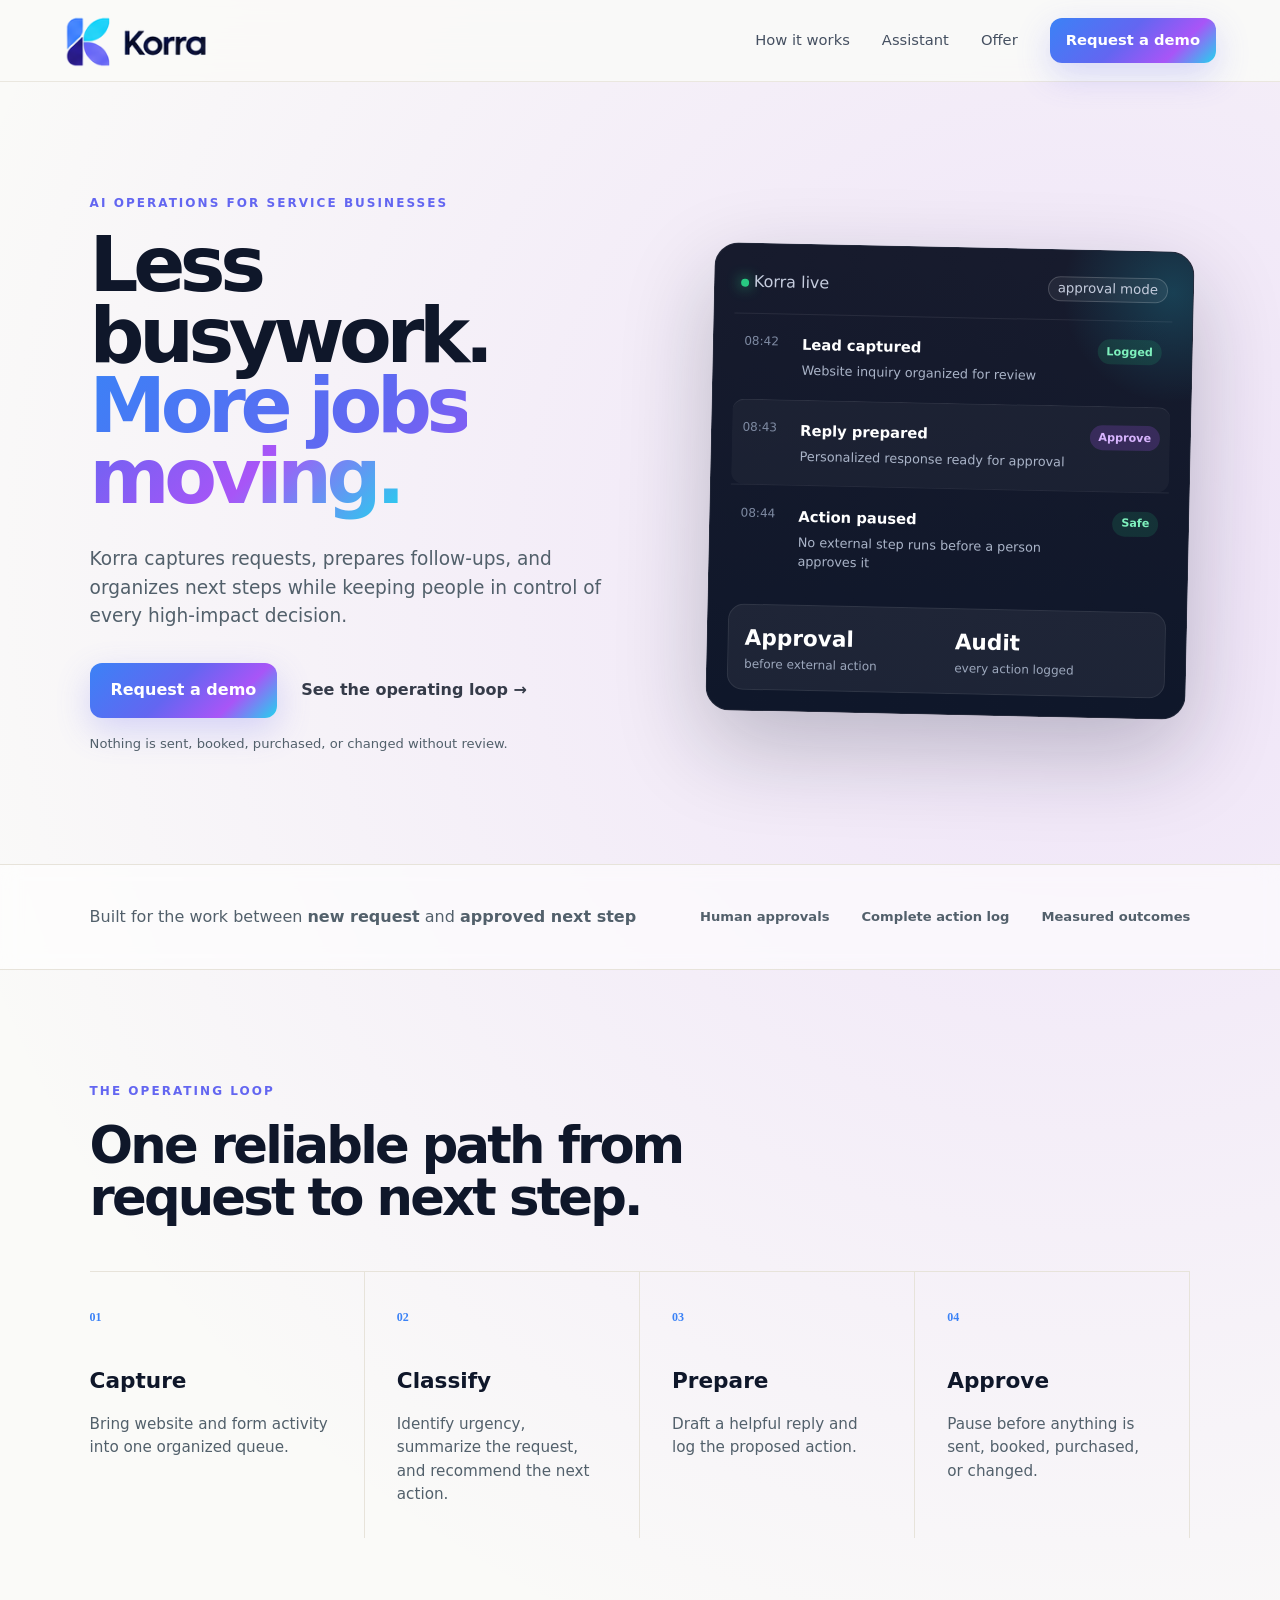
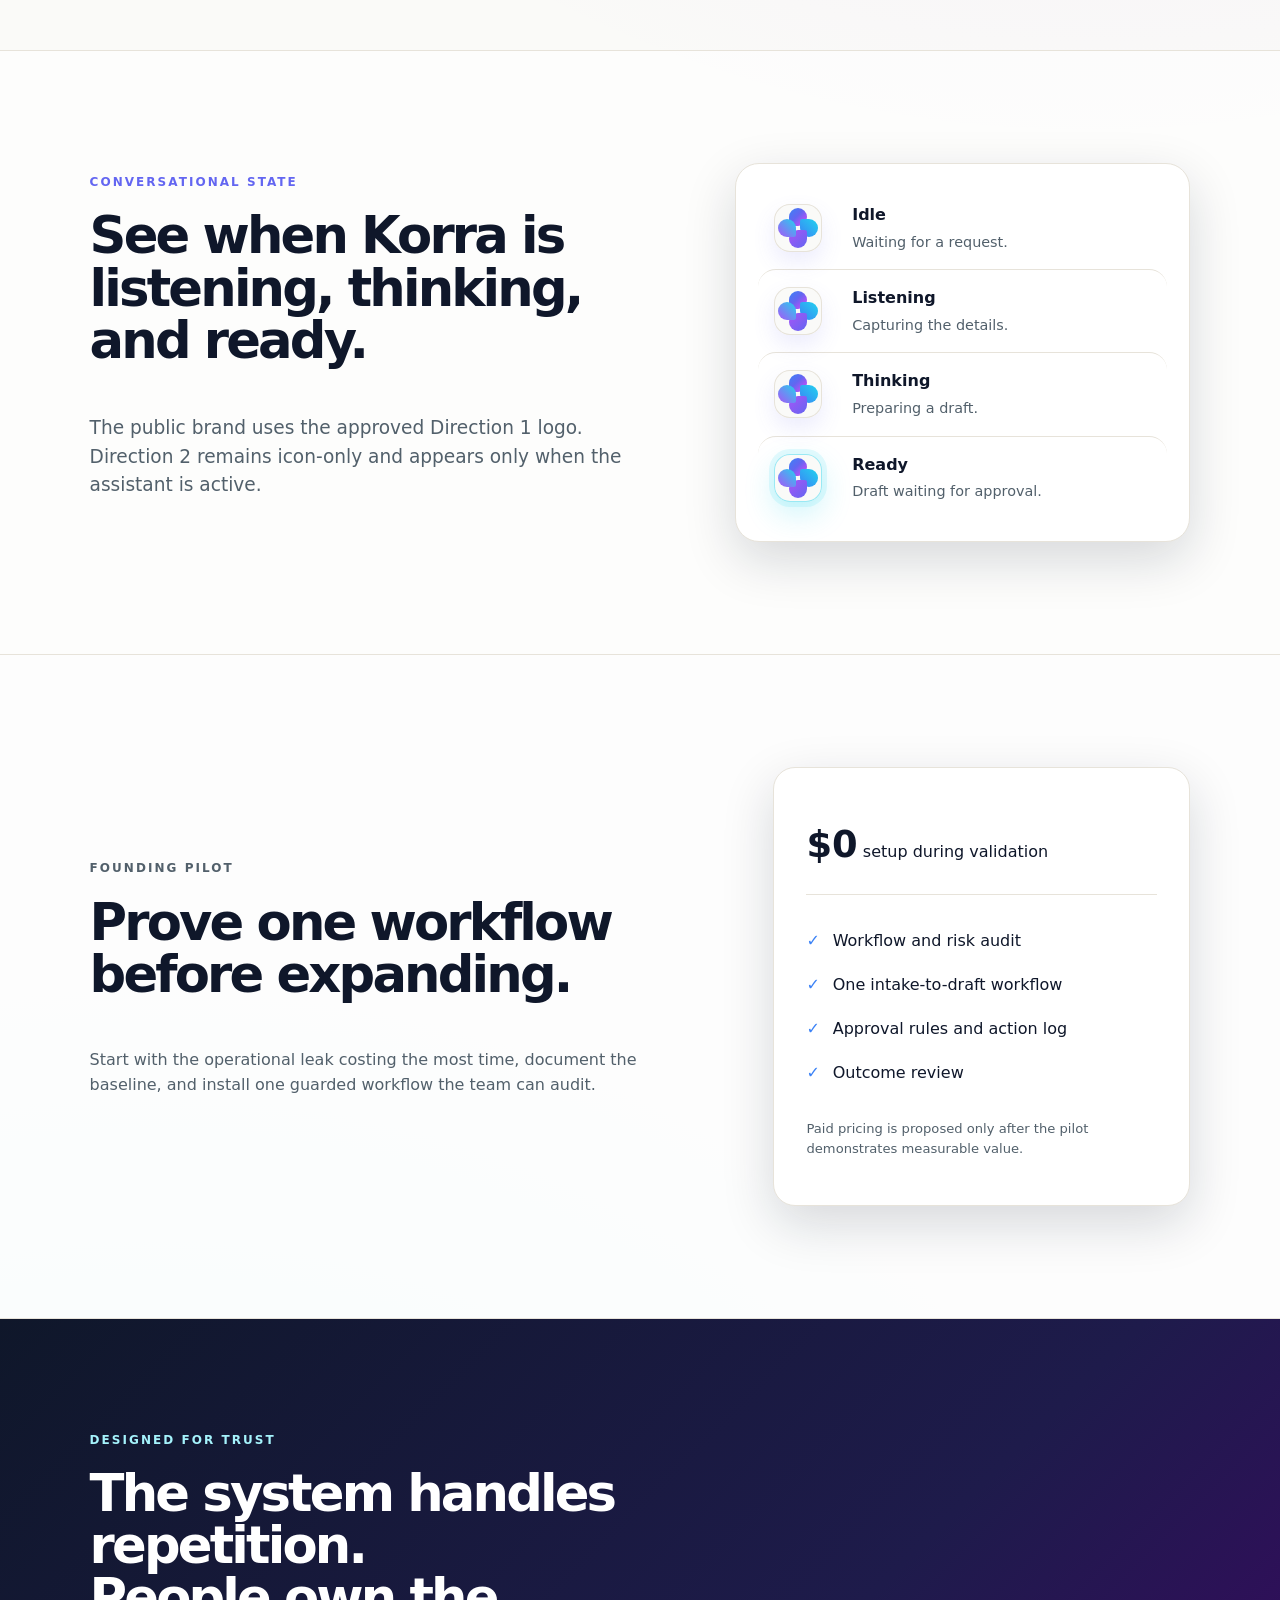
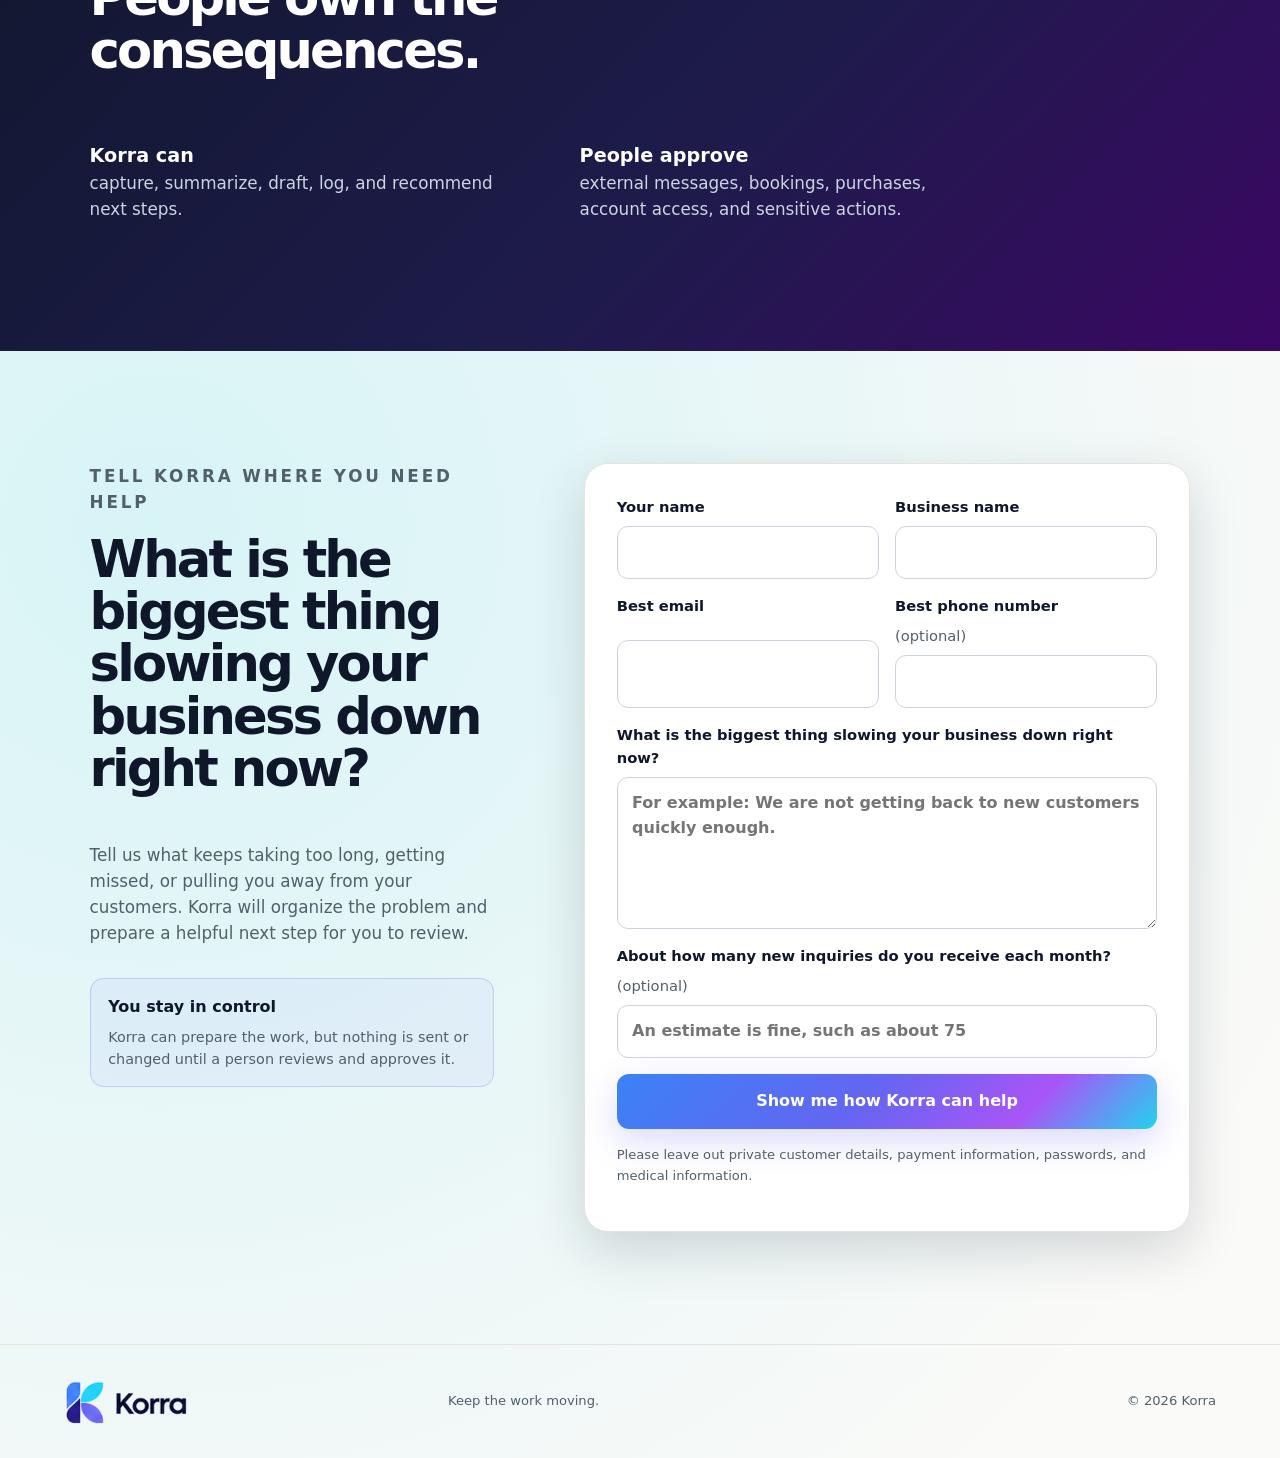
<file: index.html>
<!doctype html>
<html lang="en">
<head>
  <meta charset="utf-8">
  <meta name="viewport" content="width=device-width, initial-scale=1">
  <meta name="description" content="Korra captures service-business requests, prepares replies, and keeps every consequential action approval-gated.">
  <title>Korra — Approval-gated AI operations</title>
  <link rel="stylesheet" href="styles.css">
  <script src="script.js" defer></script>
</head>
<body>
  <header class="nav">
    <a class="brand" href="#top" aria-label="Korra home">
      <img src="assets/korra-direction-1.svg" alt="Korra" width="166" height="64">
    </a>
    <nav aria-label="Primary navigation">
      <a href="#system">How it works</a>
      <a href="#assistant">Assistant</a>
      <a href="#offer">Offer</a>
      <a class="button small" href="#contact">Request a demo</a>
    </nav>
  </header>

  <main id="top">
    <section class="hero">
      <div>
        <p class="eyebrow">AI operations for service businesses</p>
        <h1>Less busywork.<br><span>More jobs moving.</span></h1>
        <p class="lede">Korra captures requests, prepares follow-ups, and organizes next steps while keeping people in control of every high-impact decision.</p>
        <div class="actions">
          <a class="button" href="#contact">Request a demo</a>
          <a class="text-link" href="#system">See the operating loop &rarr;</a>
        </div>
        <p class="micro">Nothing is sent, booked, purchased, or changed without review.</p>
      </div>

      <div class="console" aria-label="Example Korra activity">
        <div class="console-head"><span><i></i> Korra live</span><small>approval mode</small></div>
        <div class="event"><time>08:42</time><div><b>Lead captured</b><p>Website inquiry organized for review</p></div><span class="status done">Logged</span></div>
        <div class="event active"><time>08:43</time><div><b>Reply prepared</b><p>Personalized response ready for approval</p></div><span class="status wait">Approve</span></div>
        <div class="event"><time>08:44</time><div><b>Action paused</b><p>No external step runs before a person approves it</p></div><span class="status done">Safe</span></div>
        <div class="metric"><div><strong>Approval</strong><span>before external action</span></div><div><strong>Audit</strong><span>every action logged</span></div></div>
      </div>
    </section>

    <section class="proof" aria-label="Korra principles">
      <p>Built for the work between <b>new request</b> and <b>approved next step</b></p>
      <div><span>Human approvals</span><span>Complete action log</span><span>Measured outcomes</span></div>
    </section>

    <section id="system" class="section system">
      <p class="eyebrow">The operating loop</p>
      <h2>One reliable path from request to next step.</h2>
      <div class="steps">
        <article><span>01</span><h3>Capture</h3><p>Bring website and form activity into one organized queue.</p></article>
        <article><span>02</span><h3>Classify</h3><p>Identify urgency, summarize the request, and recommend the next action.</p></article>
        <article><span>03</span><h3>Prepare</h3><p>Draft a helpful reply and log the proposed action.</p></article>
        <article><span>04</span><h3>Approve</h3><p>Pause before anything is sent, booked, purchased, or changed.</p></article>
      </div>
    </section>

    <section id="assistant" class="section assistant-section">
      <div>
        <p class="eyebrow">Conversational state</p>
        <h2>See when Korra is listening, thinking, and ready.</h2>
        <p class="lede">The public brand uses the approved Direction 1 logo. Direction 2 remains icon-only and appears only when the assistant is active.</p>
      </div>
      <div class="assistant-card" aria-label="Korra assistant states">
        <div class="assistant-row"><span class="assistant-orb idle" aria-hidden="true"><span></span><span></span><span></span><span></span></span><div><b>Idle</b><p>Waiting for a request.</p></div></div>
        <div class="assistant-row"><span class="assistant-orb listening" aria-hidden="true"><span></span><span></span><span></span><span></span></span><div><b>Listening</b><p>Capturing the details.</p></div></div>
        <div class="assistant-row"><span class="assistant-orb thinking" aria-hidden="true"><span></span><span></span><span></span><span></span></span><div><b>Thinking</b><p>Preparing a draft.</p></div></div>
        <div class="assistant-row"><span class="assistant-orb ready" aria-hidden="true"><span></span><span></span><span></span><span></span></span><div><b>Ready</b><p>Draft waiting for approval.</p></div></div>
      </div>
    </section>

    <section id="offer" class="section offer">
      <div><p class="eyebrow">Founding pilot</p><h2>Prove one workflow before expanding.</h2><p>Start with the operational leak costing the most time, document the baseline, and install one guarded workflow the team can audit.</p></div>
      <div class="card"><p class="price"><strong>$0</strong> setup during validation</p><ul><li>Workflow and risk audit</li><li>One intake-to-draft workflow</li><li>Approval rules and action log</li><li>Outcome review</li></ul><p class="fine">Paid pricing is proposed only after the pilot demonstrates measurable value.</p></div>
    </section>

    <section class="section boundary">
      <p class="eyebrow">Designed for trust</p>
      <h2>The system handles repetition.<br>People own the consequences.</h2>
      <div class="boundary-grid"><p><b>Korra can</b><br>capture, summarize, draft, log, and recommend next steps.</p><p><b>People approve</b><br>external messages, bookings, purchases, account access, and sensitive actions.</p></div>
    </section>

    <section id="contact" class="section intake-section">
      <div class="intake-copy">
        <p class="eyebrow">Tell Korra where you need help</p>
        <h2>What is the biggest thing slowing your business down right now?</h2>
        <p>Tell us what keeps taking too long, getting missed, or pulling you away from your customers. Korra will organize the problem and prepare a helpful next step for you to review.</p>
        <div class="safety-note"><b>You stay in control</b><span>Korra can prepare the work, but nothing is sent or changed until a person reviews and approves it.</span></div>
      </div>
      <form id="intake-form" class="intake-form" novalidate>
        <div class="field-row">
          <label>Your name<input name="full_name" autocomplete="name" maxlength="120" required></label>
          <label>Business name<input name="business" autocomplete="organization" maxlength="160"></label>
        </div>
        <div class="field-row">
          <label>Best email<input name="email" type="email" autocomplete="email" maxlength="254" required></label>
          <label>Best phone number <span>(optional)</span><input name="phone" type="tel" autocomplete="tel" maxlength="40"></label>
        </div>
        <label>What is the biggest thing slowing your business down right now?<textarea name="workflow_bottleneck" rows="5" maxlength="2000" required placeholder="For example: We are not getting back to new customers quickly enough."></textarea></label>
        <label>About how many new inquiries do you receive each month? <span>(optional)</span><input name="monthly_inquiry_volume" maxlength="80" placeholder="An estimate is fine, such as about 75"></label>
        <label class="honeypot" aria-hidden="true">Leave this blank<input name="company_website" tabindex="-1" autocomplete="off"></label>
        <p id="form-error" class="form-error" role="alert" hidden></p>
        <button class="button submit" type="submit"><span>Show me how Korra can help</span><span class="assistant-orb thinking submit-orb" aria-hidden="true"><span></span><span></span><span></span><span></span></span></button>
        <p class="micro">Please leave out private customer details, payment information, passwords, and medical information.</p>
      </form>
      <div id="intake-success" class="intake-success" role="status" hidden>
        <span class="assistant-orb ready" aria-hidden="true"><span></span><span></span><span></span><span></span></span>
        <h3>We have your request.</h3>
        <p>Korra prepared a next step for review. Nothing was sent, booked, purchased, or changed.</p>
        <div class="safety-note">
          <b>Your next step</b>
          <span id="intake-next-step">Check your email for testing instructions, complete one test, and send your feedback.</span>
        </div>
        <ol class="success-steps">
          <li>Open the email titled Your Korra test request is ready.</li>
          <li>Confirm that you see this message letting you know we received your request.</li>
          <li>Use the feedback link in the email to tell us what was easy, confusing, or did not work.</li>
        </ol>
        <p id="intake-duplicate-note" class="micro" hidden>This request was already received, so Korra did not create duplicate outreach.</p>
        <button id="submit-another" class="text-button" type="button">Tell us about another problem</button>
      </div>
    </section>
  </main>

  <footer>
    <a class="brand" href="#top"><img src="assets/korra-direction-1.svg" alt="Korra" width="166" height="64"></a>
    <p>Keep the work moving.</p>
    <p>&copy; 2026 Korra</p>
  </footer>
</body>
</html>
</file>
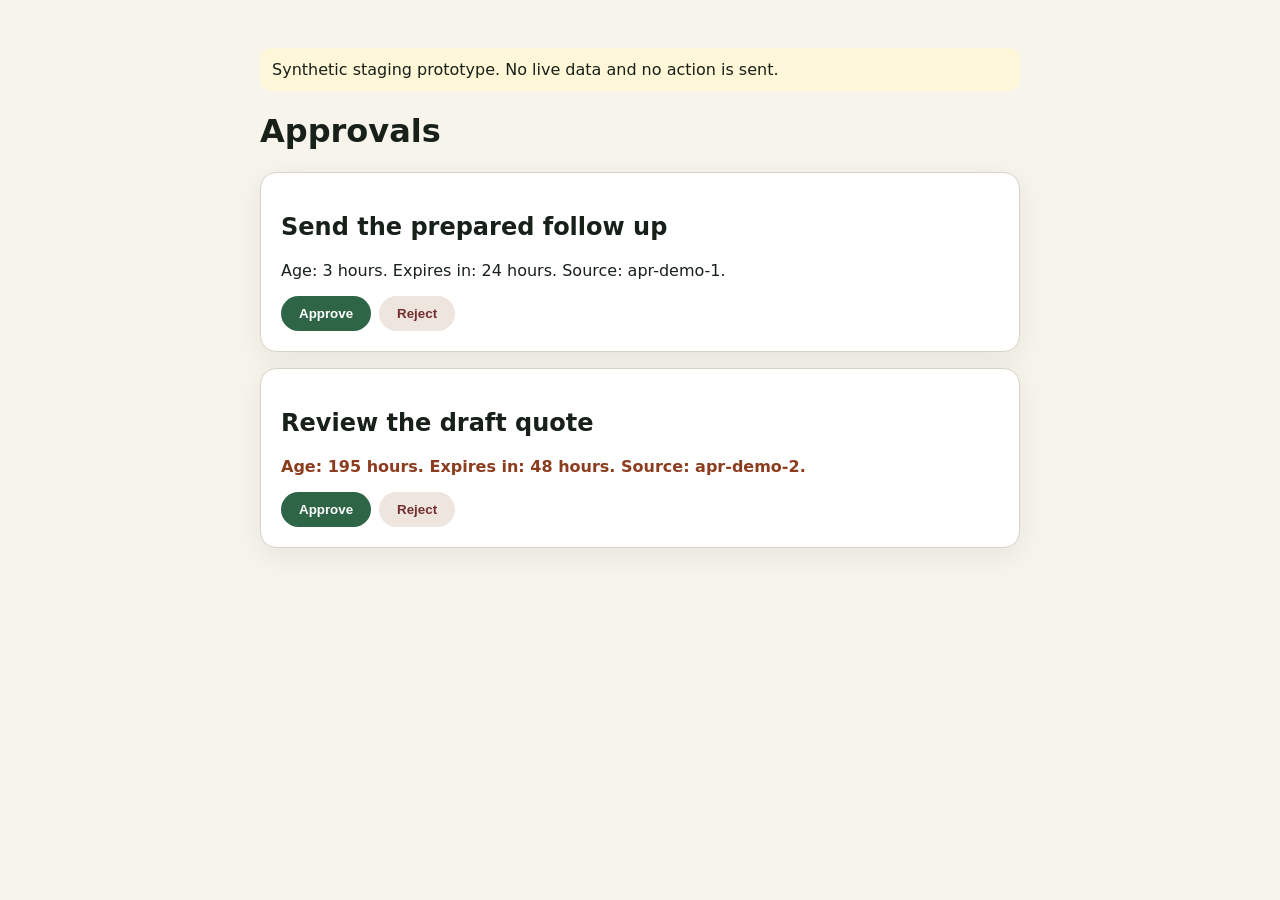
<file: staging/story-002/index.html>
<!doctype html>
<html lang="en">
<meta charset="utf-8">
<meta name="viewport" content="width=device-width, initial-scale=1">
<title>Loafwise approval inbox prototype</title>
<style>
  body{font:16px system-ui;margin:0;background:#f7f4ec;color:#172019}main{max-width:760px;margin:auto;padding:32px}
  article{background:white;border:1px solid #d7d2c7;border-radius:16px;padding:20px;margin:16px 0;box-shadow:0 8px 30px #17201912}
  button{border:0;border-radius:999px;padding:10px 18px;margin-right:8px;font-weight:700;cursor:pointer}
  button:first-of-type{background:#2e6546;color:white}button:last-of-type{background:#efe5df;color:#722f2f}
  [data-stale="true"]{color:#8c3d1f;font-weight:700}.notice{padding:12px;background:#fff7d8;border-radius:12px}
</style>
<main>
  <p class="notice">Synthetic staging prototype. No live data and no action is sent.</p>
  <h1>Approvals</h1>
  <div id="inbox"></div>
  <p id="result" aria-live="polite"></p>
</main>
<script type="module">
import { buildApprovalInbox, recordInboxDecision, renderApprovalInbox } from './approval-inbox.mjs';
const now='2026-10-07T23:00:00Z';
const accountId='acct-demo';
const actor={id:'owner-demo',accountId};
const inbox=buildApprovalInbox({accountId,asOf:now,records:[
  {id:'apr-demo-1',accountId,type:'approval',state:'pending',requestedAction:'Send the prepared follow up',observedAt:'2026-10-07T20:00:00Z',expiresAt:'2026-10-08T23:00:00Z'},
  {id:'apr-demo-2',accountId,type:'approval',state:'pending',requestedAction:'Review the draft quote',observedAt:'2026-09-29T20:00:00Z',expiresAt:'2026-10-09T23:00:00Z'}
]});
renderApprovalInbox(document.querySelector('#inbox'),inbox,(item,type)=>{
  const result=recordInboxDecision(item,accountId,{requestId:crypto.randomUUID(),type},actor,now);
  document.querySelector('#result').textContent=result.ok?`Decision recorded: ${result.record.decision}. Nothing was sent.`:`Decision not recorded: ${result.code}.`;
  return result;
});
</script>
</html>
</file>
<file: styles.css>
:root{--ink:#0F172A;--muted:#52606B;--paper:#FAFAF8;--white:#FFF;--blue:#3B82F6;--indigo:#6366F1;--purple:#A855F7;--cyan:#22D3EE;--line:#E7E3DA;--green:#28C981;--shadow:rgba(15,23,42,.16);--gradient:linear-gradient(135deg,#3B82F6 0%,#6366F1 45%,#A855F7 75%,#22D3EE 100%)}
*{box-sizing:border-box}html{scroll-behavior:smooth}body{margin:0;background:radial-gradient(circle at 85% 12%,rgba(168,85,247,.14),transparent 28%),radial-gradient(circle at 12% 80%,rgba(34,211,238,.16),transparent 32%),var(--paper);color:var(--ink);font-family:Inter,ui-sans-serif,system-ui,-apple-system,"Segoe UI",sans-serif;line-height:1.55}a{color:inherit;text-decoration:none}button,input,textarea{font:inherit}.nav{height:82px;display:flex;align-items:center;justify-content:space-between;padding:0 5vw;border-bottom:1px solid rgba(231,227,218,.8);background:rgba(250,250,248,.9);position:sticky;top:0;z-index:10;backdrop-filter:blur(16px)}.brand{display:flex;align-items:center}.brand img{display:block;width:146px;height:auto}.nav nav{display:flex;gap:2rem;align-items:center;font-size:.92rem;color:#455061}.button{border:0;cursor:pointer;display:inline-flex;align-items:center;justify-content:center;background:var(--gradient);color:#fff;padding:.95rem 1.3rem;border-radius:12px;font-weight:800;box-shadow:0 12px 34px rgba(99,102,241,.24);transition:.2s ease}.button:hover{transform:translateY(-1px);filter:saturate(1.12)}.button:focus-visible,.text-button:focus-visible,input:focus-visible,textarea:focus-visible,a:focus-visible{outline:3px solid rgba(34,211,238,.6);outline-offset:3px}.button.small{padding:.68rem 1rem}.hero{min-height:650px;display:grid;grid-template-columns:1.05fr .95fr;gap:7vw;align-items:center;padding:7rem 7vw 6rem}.eyebrow{text-transform:uppercase;letter-spacing:.17em;font-size:.75rem;font-weight:850;color:var(--indigo);margin:0 0 1.1rem}.hero h1{font-size:clamp(3.1rem,6vw,6.4rem);letter-spacing:-.07em;line-height:.92;margin:0}.hero h1 span{background:var(--gradient);-webkit-background-clip:text;background-clip:text;color:transparent}.lede{font-size:1.16rem;color:var(--muted);max-width:650px;margin:2rem 0}.actions{display:flex;align-items:center;gap:1.5rem}.text-link{font-weight:800;color:#353B49}.micro{font-size:.82rem;color:var(--muted);margin-top:1rem}.console{position:relative;background:linear-gradient(180deg,#171B2D,#0F172A);color:#fff;border:1px solid rgba(255,255,255,.08);border-radius:24px;padding:1.25rem;box-shadow:0 34px 90px rgba(15,23,42,.24);transform:rotate(1.2deg);overflow:hidden}.console:before{content:"";position:absolute;inset:-80px -100px auto auto;width:240px;height:240px;background:radial-gradient(circle,rgba(34,211,238,.2),transparent 65%);pointer-events:none}.console-head{display:flex;justify-content:space-between;padding:.35rem .35rem 1.1rem;color:#C5CCDD;position:relative}.console-head i{width:8px;height:8px;background:var(--green);display:inline-block;border-radius:50%;box-shadow:0 0 14px var(--green)}.console-head small{border:1px solid rgba(255,255,255,.18);border-radius:99px;padding:.1rem .55rem;background:rgba(255,255,255,.06)}.event{display:grid;grid-template-columns:45px 1fr auto;gap:.8rem;align-items:start;padding:1.15rem .65rem;border-top:1px solid rgba(255,255,255,.08);position:relative}.event.active{background:rgba(255,255,255,.035);border-radius:12px}.event time{color:#7E8AA2;font-size:.75rem}.event b{font-size:.92rem}.event p{margin:.2rem 0 0;color:#AAB4C8;font-size:.8rem}.status{font-size:.7rem;font-weight:850;border-radius:99px;padding:.24rem .55rem}.done{background:rgba(40,201,129,.14);color:#7EF0BD}.wait{background:rgba(168,85,247,.2);color:#D8B4FE}.metric{background:rgba(255,255,255,.06);border:1px solid rgba(255,255,255,.08);border-radius:16px;margin-top:.9rem;padding:1rem;display:grid;grid-template-columns:1fr 1fr;gap:1rem}.metric div{display:flex;flex-direction:column}.metric strong{font-size:1.35rem}.metric span{color:#9DA8BD;font-size:.75rem}.proof{background:rgba(255,255,255,.6);border-top:1px solid var(--line);border-bottom:1px solid var(--line);padding:1.5rem 7vw;display:flex;justify-content:space-between;align-items:center;color:var(--muted);backdrop-filter:blur(10px)}.proof div{display:flex;gap:2rem;font-size:.82rem;font-weight:750}.section{padding:7rem 7vw}.section h2{font-size:clamp(2.2rem,4vw,4.2rem);letter-spacing:-.055em;line-height:1.02;margin:.3rem 0 3rem;max-width:780px}.steps{display:grid;grid-template-columns:repeat(4,1fr);border-top:1px solid var(--line)}.steps article{padding:2rem 2rem 1rem 0;border-right:1px solid var(--line);min-height:240px}.steps article+article{padding-left:2rem}.steps span{font:850 .75rem ui-monospace;color:var(--blue)}.steps h3{font-size:1.35rem;margin:2.2rem 0 .65rem}.steps p{color:var(--muted);font-size:.95rem}.assistant-section{display:grid;grid-template-columns:1fr .82fr;gap:7vw;align-items:center;background:rgba(255,255,255,.45);border-top:1px solid var(--line)}.assistant-card{background:#fff;border:1px solid var(--line);border-radius:24px;padding:1.4rem;box-shadow:0 18px 52px var(--shadow)}.assistant-row{display:grid;grid-template-columns:62px 1fr;gap:1rem;align-items:center;padding:1rem;border-radius:18px}.assistant-row+.assistant-row{border-top:1px solid var(--line)}.assistant-row b{font-size:1rem}.assistant-row p{margin:.2rem 0 0;color:var(--muted);font-size:.9rem}.assistant-orb{position:relative;width:48px;height:48px;display:block;border-radius:16px;background:rgba(250,250,248,.9);box-shadow:inset 0 0 0 1px var(--line),0 10px 22px rgba(99,102,241,.12)}.assistant-orb>span{position:absolute;width:18px;height:18px;border-radius:16px 16px 16px 4px;background:var(--gradient);left:15px;top:4px;transform-origin:9px 20px}.assistant-orb>span:nth-child(2){transform:rotate(90deg);background:linear-gradient(135deg,#22D3EE,#3B82F6)}.assistant-orb>span:nth-child(3){transform:rotate(180deg);background:linear-gradient(135deg,#6366F1,#A855F7)}.assistant-orb>span:nth-child(4){transform:rotate(270deg);background:linear-gradient(135deg,#A855F7,#22D3EE)}.assistant-orb.listening{animation:pulse 1.8s ease-in-out infinite}.assistant-orb.thinking{animation:spin 1.7s linear infinite,glow 1.7s ease-in-out infinite}.assistant-orb.ready{box-shadow:inset 0 0 0 1px rgba(34,211,238,.45),0 0 0 5px rgba(34,211,238,.12),0 12px 30px rgba(34,211,238,.22)}@keyframes spin{to{transform:rotate(360deg)}}@keyframes pulse{50%{transform:scale(1.08);box-shadow:inset 0 0 0 1px rgba(99,102,241,.4),0 0 0 6px rgba(99,102,241,.12)}}@keyframes glow{50%{filter:drop-shadow(0 0 12px rgba(34,211,238,.55))}}@media(prefers-reduced-motion:reduce){*{scroll-behavior:auto!important}.assistant-orb{animation:none!important}.button{transition:none}}
.offer{background:rgba(255,255,255,.72);display:grid;grid-template-columns:1fr .75fr;gap:10vw;align-items:center;border-top:1px solid var(--line);border-bottom:1px solid var(--line)}.offer>div>p{color:var(--muted);max-width:580px}.card{background:var(--white);border:1px solid var(--line);border-radius:22px;padding:2rem;box-shadow:0 18px 52px var(--shadow)}.card .price{color:var(--ink);border-bottom:1px solid var(--line);padding-bottom:1.3rem}.price strong{font-size:2.3rem}.card ul{list-style:none;padding:0;margin:1.5rem 0}.card li{padding:.6rem 0}.card li:before{content:"\2713";color:var(--blue);font-weight:900;margin-right:.8rem}.card .fine{font-size:.82rem}.boundary{background:linear-gradient(135deg,#0F172A,#1E1B4B 60%,#3B0764);color:#fff}.boundary .eyebrow{color:#A5F3FC}.boundary-grid{display:grid;grid-template-columns:1fr 1fr;gap:5rem;max-width:900px}.boundary-grid p{color:#CBD5E1;font-size:1.05rem}.boundary-grid b{color:#fff;font-size:1.2rem}.intake-section{display:grid;grid-template-columns:.8fr 1.2fr;gap:7vw;align-items:start}.intake-copy{position:sticky;top:120px}.intake-copy>p{font-size:1.05rem;color:var(--muted)}.safety-note{display:flex;flex-direction:column;gap:.35rem;margin-top:2rem;padding:1rem 1.1rem;border:1px solid rgba(99,102,241,.25);border-radius:14px;background:rgba(99,102,241,.06)}.safety-note span{color:var(--muted);font-size:.9rem}.intake-form{background:#fff;border:1px solid var(--line);border-radius:24px;padding:2rem;box-shadow:0 18px 52px var(--shadow)}.field-row{display:grid;grid-template-columns:1fr 1fr;gap:1rem}.intake-form label{display:grid;gap:.45rem;margin-bottom:1rem;font-weight:750;font-size:.92rem}.intake-form label span{font-weight:500;color:var(--muted)}input,textarea{width:100%;border:1px solid #CDD3DE;border-radius:11px;background:#fff;color:var(--ink);padding:.82rem .9rem;font-size:1rem}textarea{resize:vertical;min-height:130px}input:hover,textarea:hover{border-color:#9CA8BA}.honeypot{position:absolute!important;left:-10000px!important;width:1px!important;height:1px!important;overflow:hidden!important}.form-error{color:#B42318;background:#FEF3F2;border:1px solid #FECDCA;border-radius:10px;padding:.75rem .9rem}.submit{width:100%;min-height:52px}.submit-orb{display:none;width:30px;height:30px;margin-left:.6rem;background:transparent;box-shadow:none}.submit-orb>span{width:11px;height:11px;left:9px;top:2px;transform-origin:5.5px 12px}.is-submitting .submit-orb{display:block}.intake-success{grid-column:2;background:#fff;border:1px solid rgba(34,211,238,.35);border-radius:24px;padding:3rem;text-align:center;box-shadow:0 18px 52px var(--shadow)}.intake-success .assistant-orb{margin:0 auto 1.5rem}.intake-success h3{font-size:2rem;letter-spacing:-.03em;margin:.2rem 0}.intake-success p{color:var(--muted);max-width:520px;margin:0 auto 1.5rem}.text-button{border:0;background:none;color:var(--indigo);font-weight:800;cursor:pointer}footer{padding:2rem 5vw;display:grid;grid-template-columns:1fr 1fr 1fr;align-items:center;color:var(--muted);font-size:.82rem;border-top:1px solid var(--line)}footer p:last-child{text-align:right}footer .brand img{width:126px}
@media(max-width:850px){.nav nav>a:not(.button){display:none}.hero,.assistant-section,.intake-section{grid-template-columns:1fr;padding:5rem 6vw}.console{transform:none}.proof{display:block}.proof div{flex-wrap:wrap;gap:.5rem 1.2rem}.steps{grid-template-columns:1fr 1fr}.offer{grid-template-columns:1fr}.boundary-grid{grid-template-columns:1fr;gap:1rem}.intake-copy{position:static}.intake-success{grid-column:1}footer{grid-template-columns:1fr;text-align:center;gap:.5rem}footer .brand{justify-content:center}footer p:last-child{text-align:center}}
@media(max-width:520px){.nav{height:72px}.brand img{width:125px}.nav .button.small{padding:.62rem .78rem}.hero{padding-top:3.5rem}.hero h1{font-size:3.25rem}.actions{align-items:flex-start;flex-direction:column}.steps,.field-row{grid-template-columns:1fr}.steps article,.steps article+article{padding:1.5rem 0;min-height:0;border-right:0;border-bottom:1px solid var(--line)}.section{padding:5rem 6vw}.event{grid-template-columns:38px 1fr}.status{grid-column:2}.intake-form{padding:1.25rem}.intake-success{padding:2rem 1.25rem}}
.intake-success .safety-note{text-align:left;margin:1.5rem auto;max-width:520px}.success-steps{margin:1.25rem auto 1.75rem;max-width:520px;padding-left:1.4rem;text-align:left;color:var(--muted)}.success-steps li+li{margin-top:.55rem}
</file>
